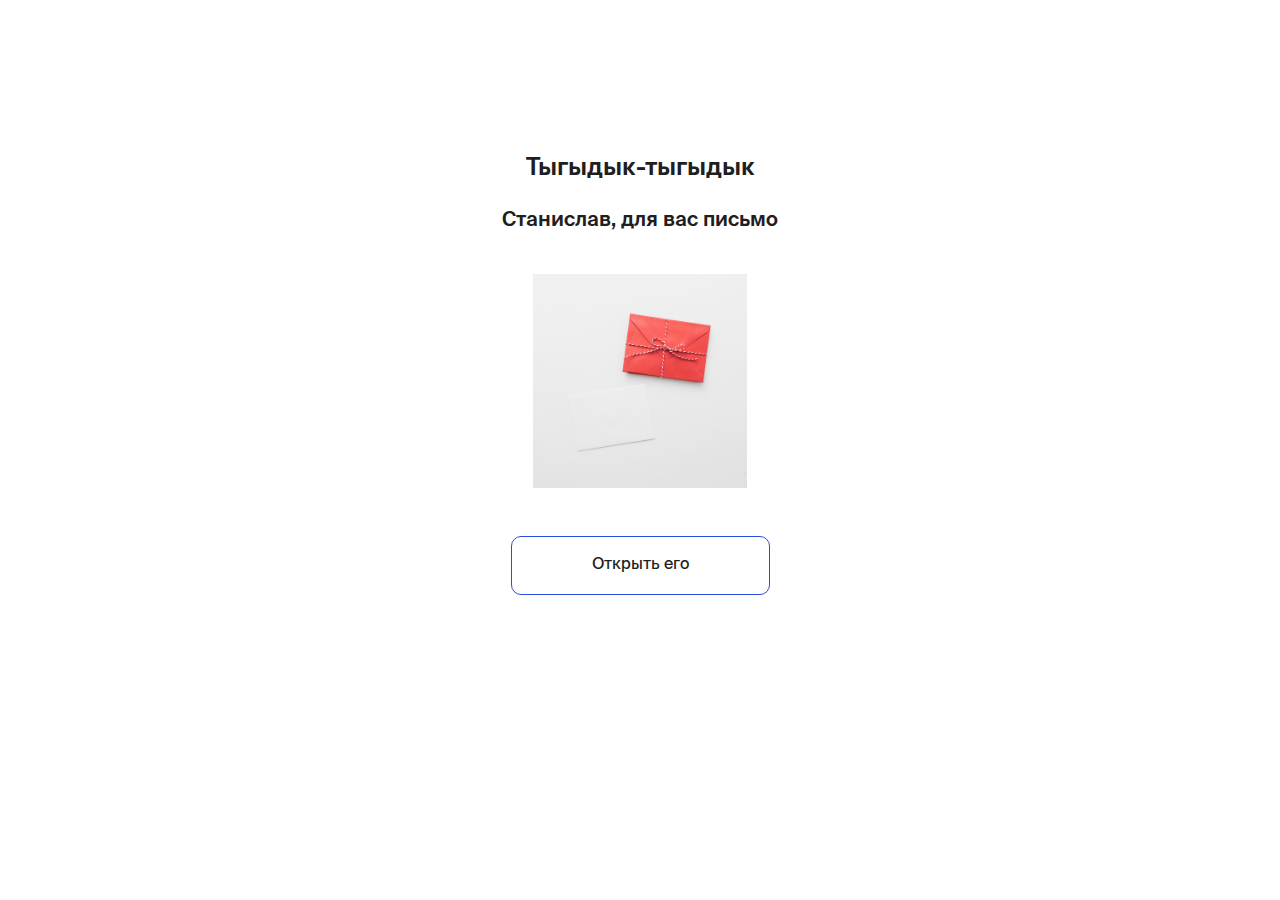
<file: index.html>
<!DOCTYPE html>
<html lang="ru">
<head>
    <meta charset="UTF-8">
    <meta name="viewport" content="width=device-width, initial-scale=1.0">
    <link rel="stylesheet" href="style.css">
    <title>Тыгыдык</title>
</head>
<body>
    <div class="container">
        <h1>Тыгыдык-тыгыдык</h1>
        <h3>Станислав, для вас письмо</h3>
    
        <img class="first-letter" src="images/white-paper-with-red-envelope.jpg" alt="Letter">
        <a class="open-btn" href="auth.html"><p>Открыть его</p></a>
    </div>
</body>
</html>
</file>
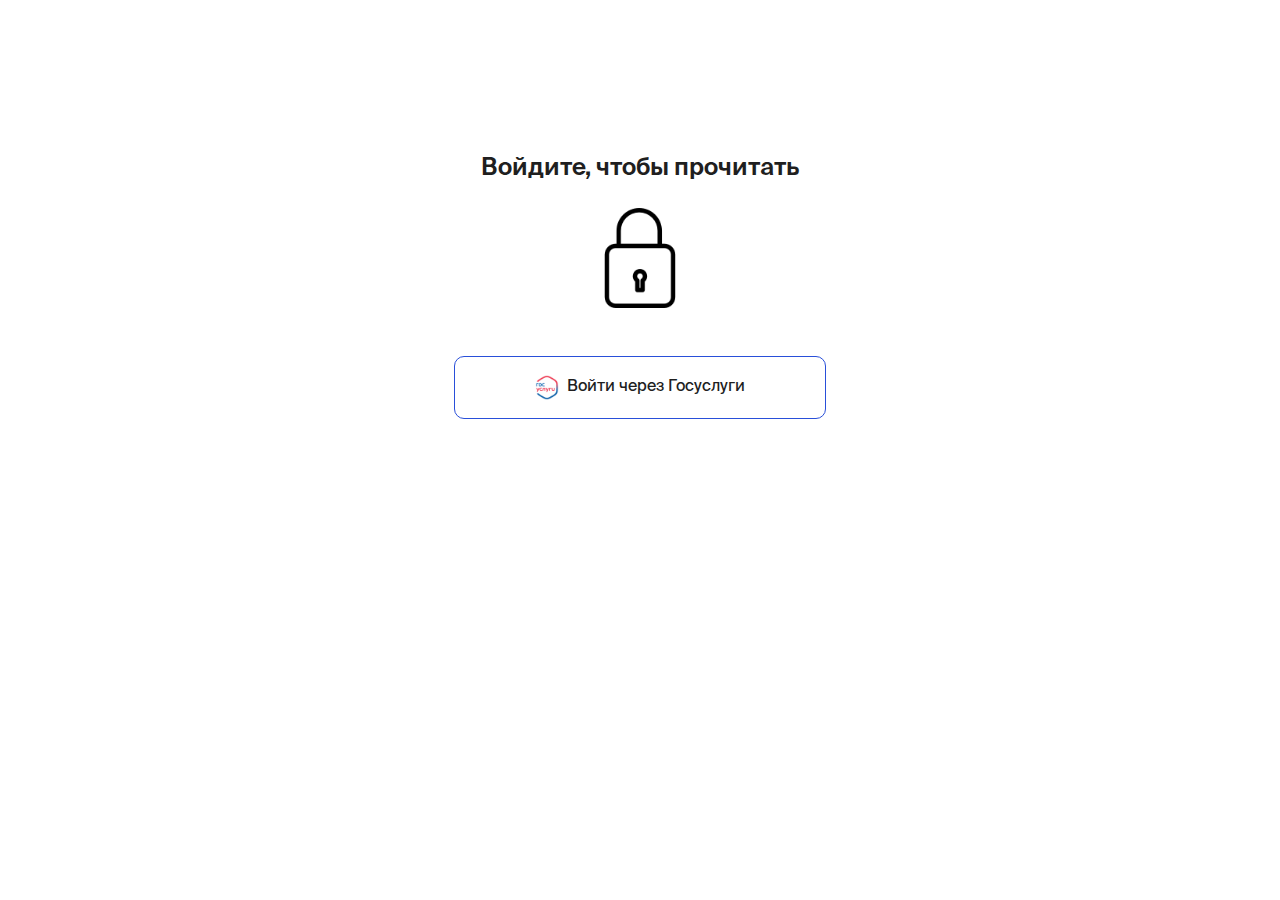
<file: auth.html>
<!DOCTYPE html>
<html lang="ru">
    <head>
        <meta charset="UTF-8" />
        <meta name="viewport" content="width=device-width, initial-scale=1.0" />
        <link rel="stylesheet" href="style.css">
        <title>Войдите пожалуйста</title>
    </head>
    <body>
        <div class="container">
            <h1>Войдите, чтобы прочитать</h1>
            <img class="padlock-auth" src="images/padlock.png" alt="Need-auth">
            <a  class="open-btn" href="who.html">
                <img class="auth-img" src="images/auth.png" alt="gosuslugi" />
                <span>Войти через Госуслуги</span>
            </a>
        </div>
    </body>
</html>
</file>
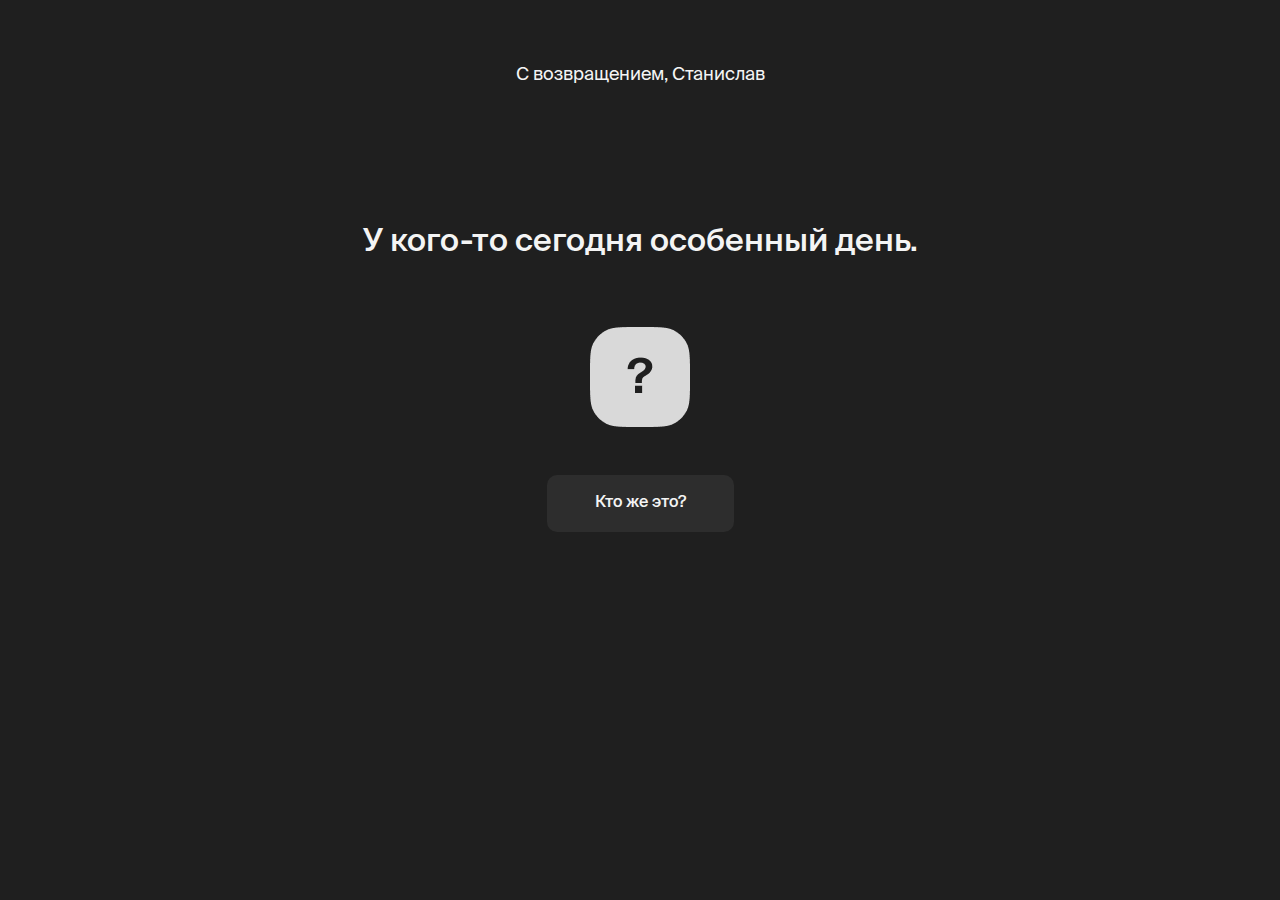
<file: who.html>
<!DOCTYPE html>
<html lang="ru">
    <head>
        <meta charset="UTF-8" />
        <meta name="viewport" content="width=device-width, initial-scale=1.0" />
        <link rel="stylesheet" href="style.css" />
        <title>Кто же это?</title>
    </head>
    <body>
        <div class="who who-full-height">
            <div class="container">
                <p class="text">С возвращением, Станислав</p>
                <p class="h1-text">У кого-то сегодня&nbsp;особенный день.</p>
                <img class="who-img" src="images/whois.png" alt="who">
                <a class="btn-wow" href="wowow.html"><p>Кто же это?</p></a>
            </div>
        </div>
    </body>
</html>
</file>
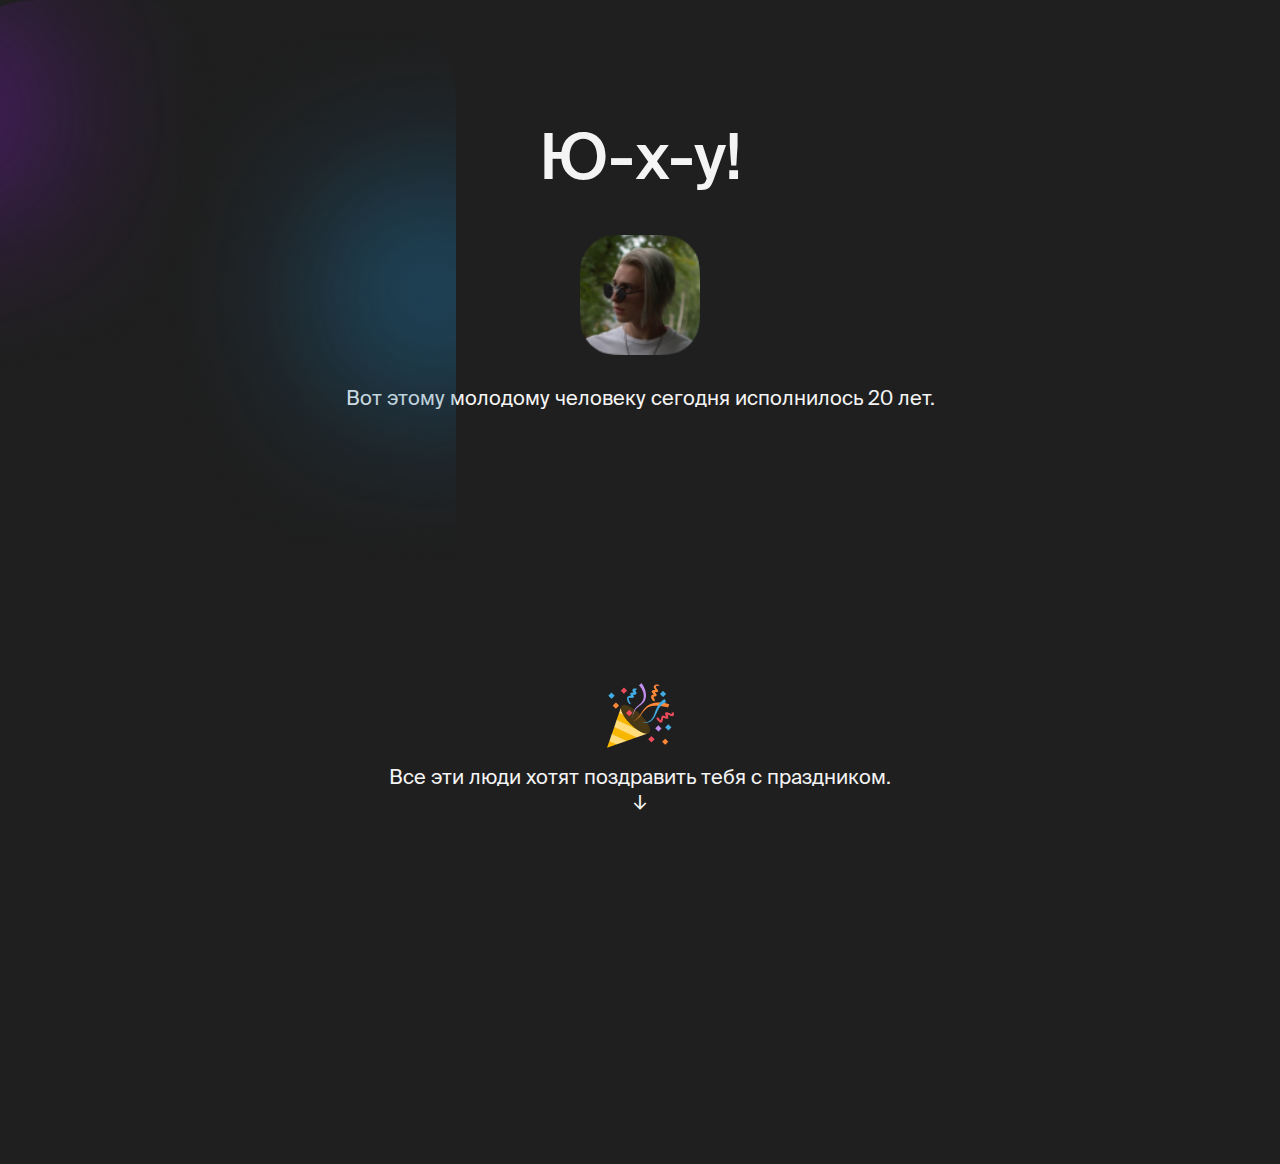
<file: wowow.html>
<!DOCTYPE html>
<html lang="ru">
    <head>
        <meta charset="UTF-8" />
        <meta name="viewport" content="width=device-width, initial-scale=1.0" />
        <link rel="stylesheet" href="style.css" />
        <link rel="stylesheet" href="style-slide.css" />
        <title>Поздравляшки!</title>
    </head>
    <body>
        <div class="who">
            <div class="container">
                <section class="wowo">
                    <div class="purple">
                        <img src="images/purple-img.png" alt="purple" />
                    </div>
                    <div class="blue">
                        <img src="images/blue-img.png" alt="blue" />
                    </div>
                    <p class="happy-text">Ю-х-у!</p>
                    <img
                        class="human-image"
                        src="images/itis.png"
                        alt="human"
                    />
                    <p class="happy-regular-text">
                        Вот этому молодому человеку сегодня исполнилось
                        20&nbsp;лет.
                    </p>
                    <img
                        class="popper-image"
                        src="images/party_popper_.png"
                        alt="popper"
                    />
                    <p class="pozdrav">
                        Все эти люди хотят поздравить тебя с праздником.
                    </p>
                    <p class="arrow-down">↓</p>
                </section>
            </div>
            <iframe
                width="100%"
                height="315"
                src="https://www.youtube.com/embed/xSpVlEyFSaE"
                title="YouTube video player"
                frameborder="0"
                allow="accelerometer; autoplay; clipboard-write; encrypted-media; gyroscope; picture-in-picture; web-share"
                allowfullscreen
            ></iframe>
        </div>
    </body>
</html>
</file>
<file: style.css>
@font-face {
    font-family: "SuisseIntl";
    src: url("fonts/SuisseIntl-Regular.otf");
    font-weight: 400;
}
@font-face {
    font-family: "SuisseIntl";
    src: url("fonts/SuisseIntl-Book.otf");
    font-weight: 500;
}
@font-face {
    font-family: "SuisseIntl";
    src: url("fonts/SuisseIntl-Medium.otf");
    font-weight: 600;
}
@font-face {
    font-family: "SuisseIntl";
    src: url("fonts/SuisseIntl-SemiBold.otf");
    font-weight: 700;
}
@font-face {
    font-family: "SuisseIntl";
    src: url("fonts/SuisseIntl-Bold.otf");
    font-weight: 800;
}

* {
    margin: 0;
    padding: 0;
    box-sizing: border-box;
    font-family: "SuisseIntl";
}

h1,
h3 {
    font-weight: 700;
}

h1 {
    margin: 4.375em auto 1em auto;
    text-align: center;
    font-size: 24px;
    line-height: 31px;
    text-align: center;
    color: #1f1f1f;
}

h3 {
    margin-bottom: 2em;
    font-size: 20px;
    line-height: 26px;
    text-align: center;
    color: #1f1f1f;
}

a {
    text-decoration: none;
    margin-top: 3em;
}

.container {
    width: calc(100% - 32px);
    margin: 0 auto;
    padding-top: 3em;
    display: flex;
    flex-direction: column;
    align-items: center;
}

.first-letter {
    width: 13.375em;
}

.open-btn {
    padding: 1.125em 5em;
    border: 1.5px solid #294fd9;
    border-radius: 10px;
    font-weight: 500;
    font-size: 16px;
    line-height: 21px;
    text-align: center;
    color: #1f1f1f;
    display: flex;
    align-items: center;
    gap: 0.5em;
}

.auth-img {
    width: 1.5em;
}

.padlock-auth {
    width: 6.25em;
}

.who {
    background: #1f1f1f;
    width: 100%;
}

.who-full-height {
    height: 100vh;
}

.text {
    font-weight: 400;
    font-size: 1.125rem;
    line-height: 23px;
    text-align: center;
    color: #f4f4f4;
    margin: 1rem auto 8.375rem auto;
}

.h1-text {
    font-weight: 600;
    font-size: 2rem;
    line-height: 42px;
    text-align: center;
    color: #f4f4f4;
    margin-bottom: 4rem;
}

.who-img {
    width: 6.25em;
}

.btn-wow {
    padding: 1.125em 3em;
    text-decoration: none;
    background: #2d2d2d;
    border-radius: 10px;
    font-weight: 600;
    font-size: 16px;
    text-align: center;
    color: #f4f4f4;
}

.wowo {
    height: 100%;
    display: flex;
    flex-direction: column;
    justify-content: center;
    align-items: center;
    margin-bottom: 1.5rem;
}

.happy-text {
    margin: 4.5rem auto 2rem auto;
    font-weight: 600;
    font-size: 64px;
    line-height: 83px;
    color: #f4f4f4;
}

.human-image {
    width: 7.5rem;
}

.happy-regular-text {
    margin: 2rem auto 0px auto;
    margin-bottom: 30vh;
    font-weight: 400;
    font-size: 20px;
    line-height: 26px;
    text-align: center;
    color: #f4f4f4;
}

.popper_image {
    width: 4em;
    margin-bottom: 1rem;
}

.pozdrav {
    margin-top: 1.125rem;
    font-weight: 400;
    font-size: 20px;
    line-height: 26px;
    text-align: center;
    color: #f4f4f4;
}

.arrow-down {
    font-weight: 400;
    font-size: 20px;
    line-height: 26px;
    color: #f4f4f4;
}

.purple,
.blue {
    overflow: hidden;
    height: 100%;
    border-radius: 100px;
}

.purple {
    position: absolute;
    top: 0px;
    left: -64px;
}

.blue {
    position: absolute;
    top: 0px;
    left: 140px;
}

.slides > video {
    width: 100%;
}
</file>
<file: style-slide.css>
:root {
    --background-color: #1b1d20;
    --slide-width: 344px;
    --slide-shadow: 0 4px 20px 2px rgba(0, 0, 0, 0.4);
    --slide-thumb-height: 3px;
    --slide-thumb-default-color: rgba(0, 0, 0, 0.4);
    --slide-thumb-active-color: rgba(255, 255, 255, 0.9);
}

body {
    background-color: var(--background-color);
}

img {
    display: block;
    max-width: 100%;
}

.slide {
    box-shadow: var(--slide-width);
    display: grid;
    margin: 0 auto;
    /* margin: 20px auto;
    max-width: var(--slide-width); */
}

.slide-items {
    border-radius: 5px;
    grid-area: 1/1;
    overflow: hidden;
    position: relative;
}

.slide-items>* {
    opacity: 0;
    pointer-events: none;
    position: absolute;
    top: 0;
}

/*дописал*/
.slide-items > img {
    width: 100% !important;
}
.slide-items > video {
    width: 100% !important;
}
/**/

.slide-items .active {
    opacity: 1;
    pointer-events: initial;
    position: relative;
}

.slide-nav {
    display: grid;
    grid-area: 1/1;
    /* grid-template-columns: 1fr 1fr;
    grid-template-rows: auto 1fr;
    z-index: 1; */
    grid-template-columns: 0.8fr 2fr 0.8fr;
    grid-template-rows: auto 1fr 0.3fr;
}

.slide-thumbs {
    display: flex;
    grid-column: 1 / 3;
}

.slide-thumb-item {
    background-color: var(--slide-thumb-default-color);
    border-radius: 3px;
    display: block;
    flex: 1;
    height: var(--slide-thumb-height);
    margin: 5px;
    overflow: hidden;
}

.slide-thumb-item.active::after {
    animation: thumb 5s forwards linear;
    background-color: var(--slide-thumb-active-color);
    border-radius: 3px;
    content: '';
    display: block;
    height: inherit;
    transform: translateX(-100%);
}

.slide-next,
.slide-prev {
    opacity: 0;
    -webkit-appearance: none;
    -webkit-tap-highlight-color: rgba(0, 0, 0, 0);
}

/*  */
.slide-prev, .slide-next {
    z-index: 1;
}

.slide-next {
    right: 0;
    position: absolute;
    height: 50%;
}

.slide-prev {
    left: 0;
    position: absolute;
    height: 50%;
}
/*  */

@keyframes thumb {
    to {
        transform: initial;
    }
}
</file>
